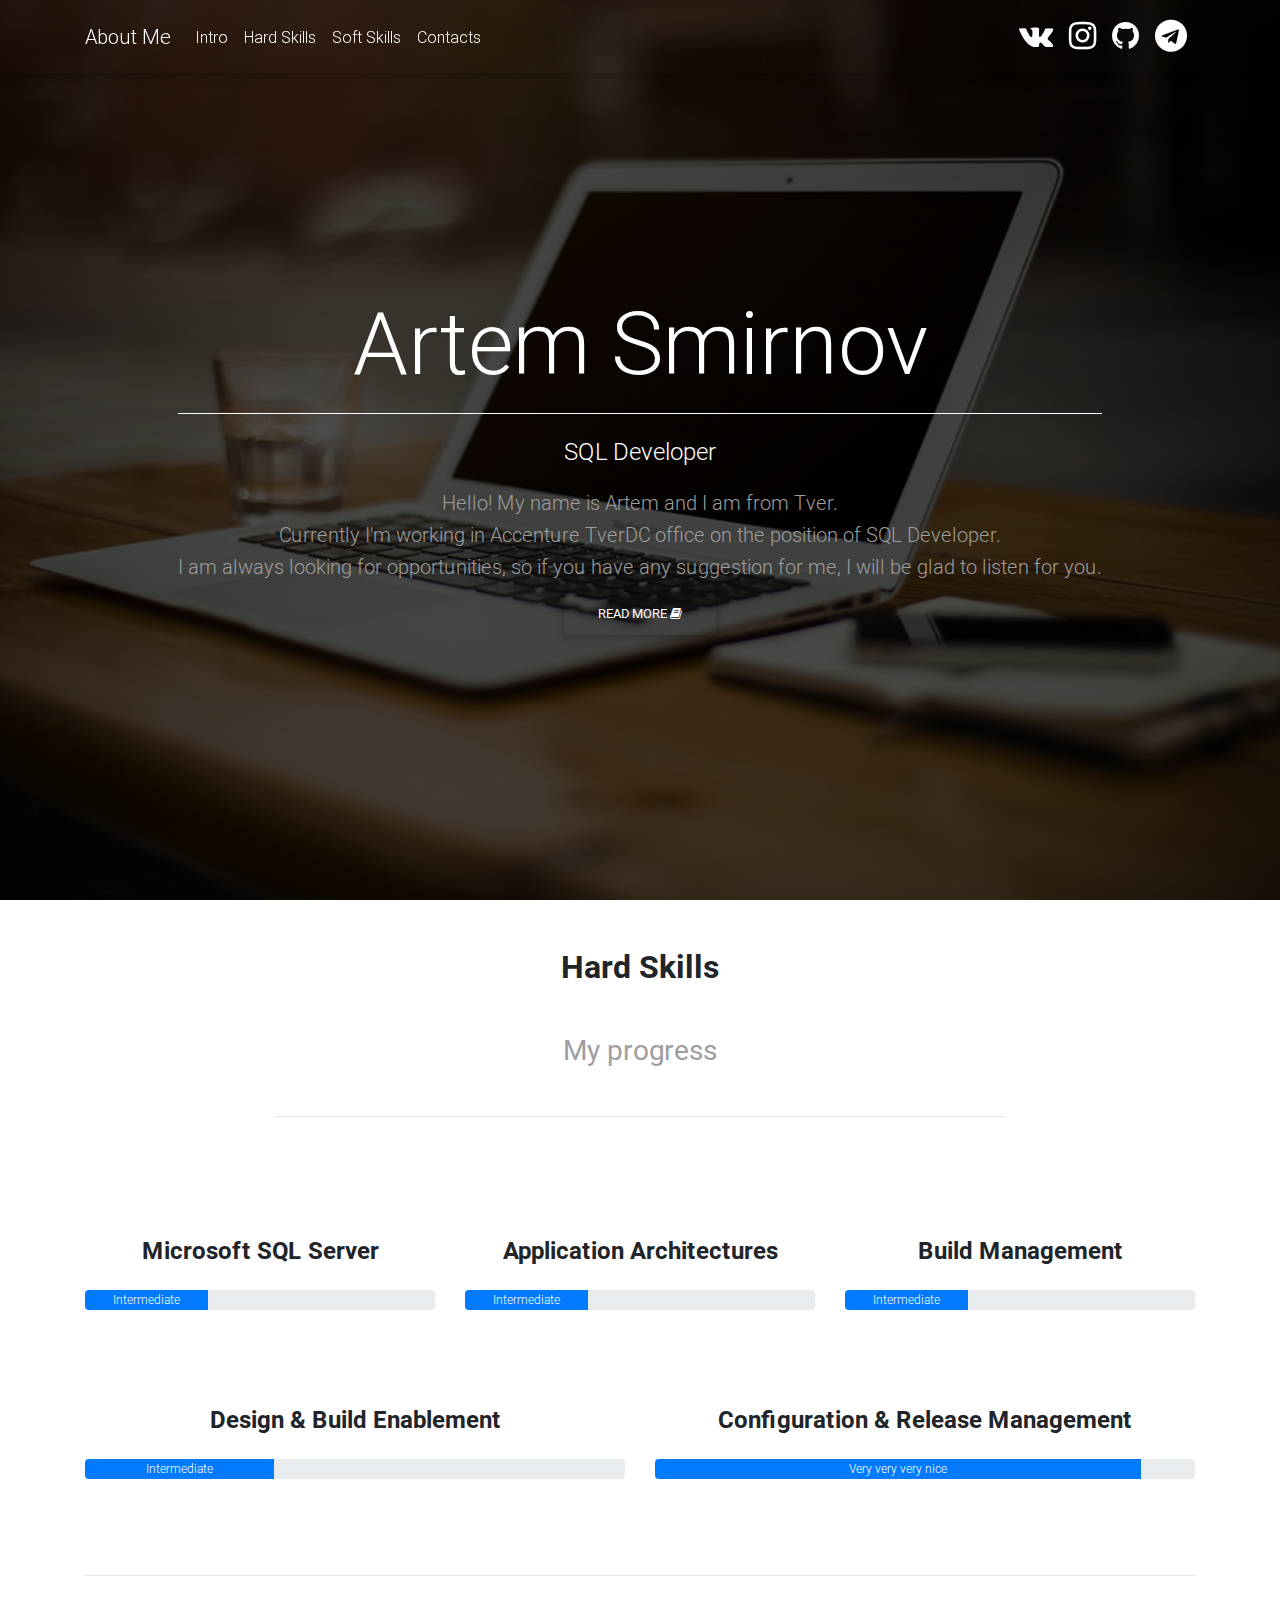
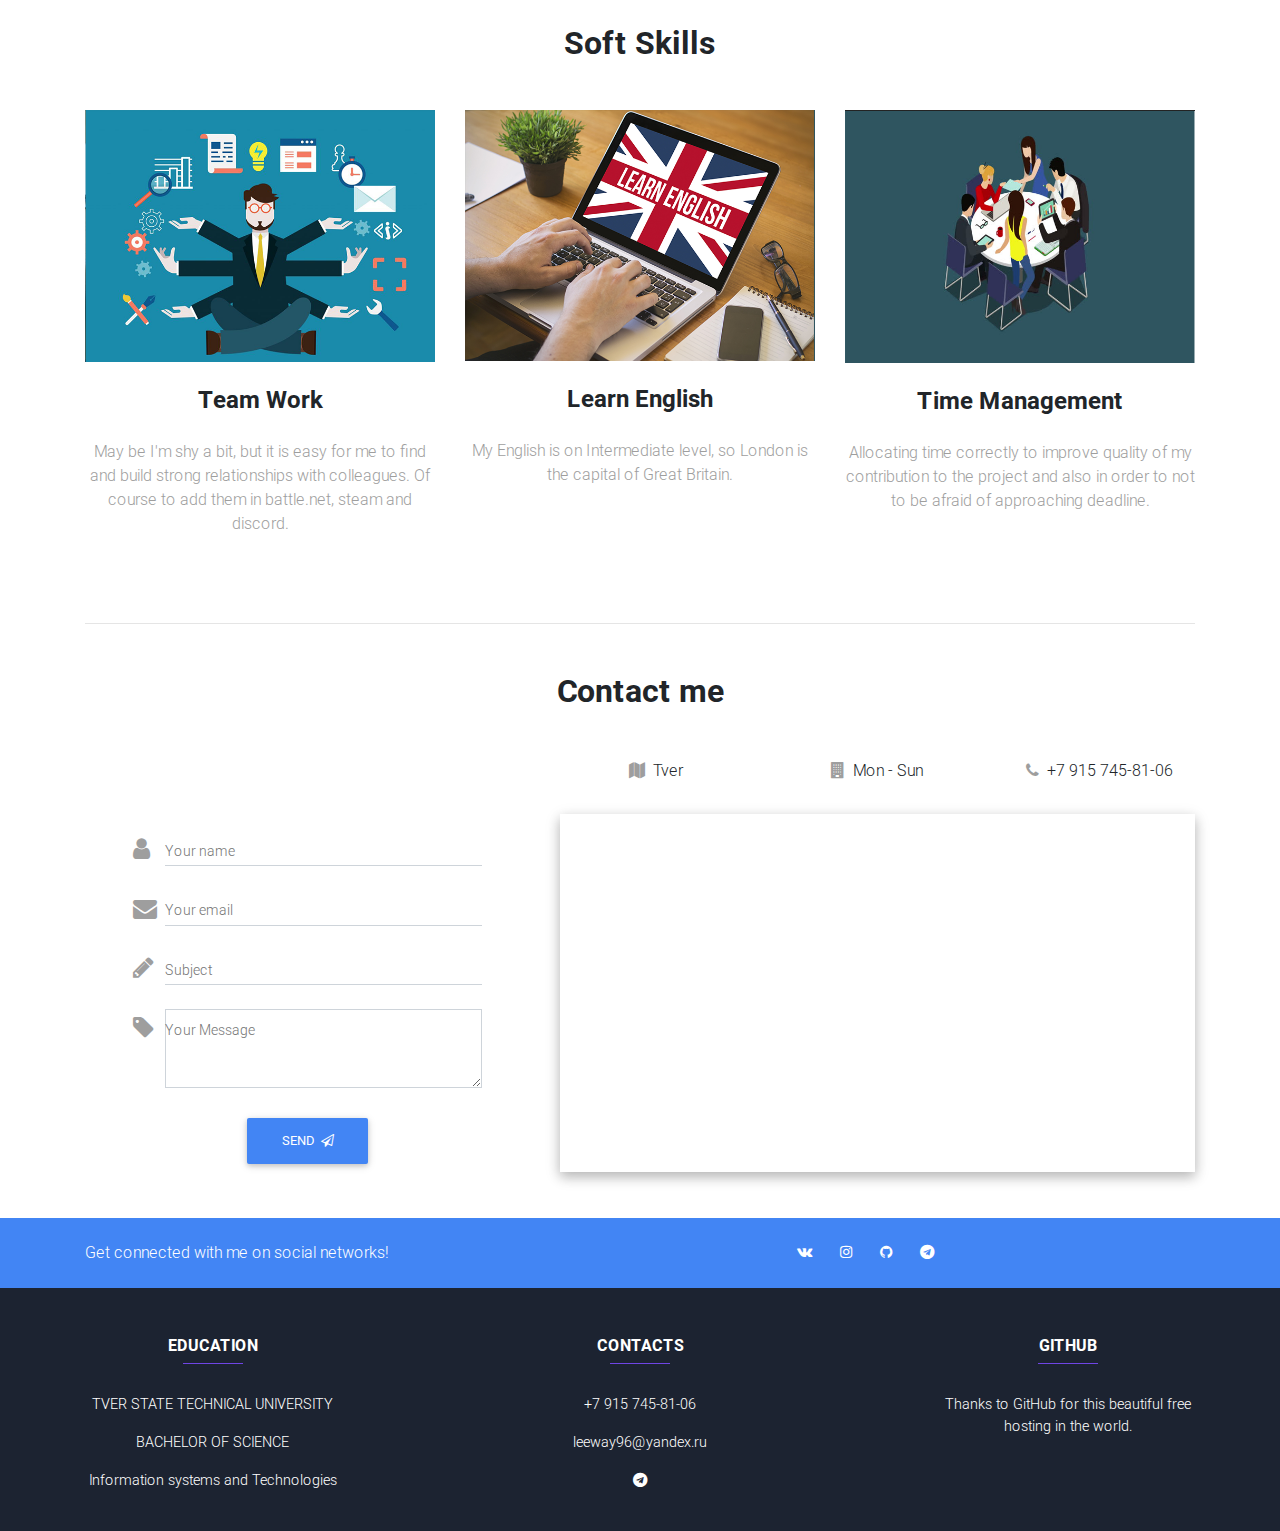
<file: index.html>
<!DOCTYPE html>
<html lang="en">

<head>
  <meta charset="utf-8">
  <meta name="viewport" content="width=device-width, initial-scale=1, shrink-to-fit=no">
  <meta http-equiv="x-ua-compatible" content="ie=edge">
  <title>Resume</title>
  <!-- Font Awesome -->
  <link rel="stylesheet" href="https://maxcdn.bootstrapcdn.com/font-awesome/4.7.0/css/font-awesome.min.css">
  <!-- Bootstrap core CSS -->
  <link href="css/bootstrap.min.css" rel="stylesheet">
  <!-- Material Design Bootstrap -->
  <link href="css/mdb.min.css" rel="stylesheet">
  <!-- Your custom styles (optional) -->
  <link href="css/style.css" rel="stylesheet">
  <link rel="shortcut icon" href="img/icon.jpg" type="img/jpg">

  
</head>

<body>

<header>
    <nav class="navbar navbar-expand-lg navbar-dark fixed-top scrolling-navbar">
      <div class="container">
        <a href="#" class="navbar-brand">About Me</a>
        <button class="navbar-toggler" type="button" data-toggle="collapse" data-target="#basicExampleNav" aria-controls="basicExampleNav" aria-expanded="false" aria-label="Toggle Navigation">
      <span class="navbar-toggler-icon"></span>
        </button>
        <div class="collapse navbar-collapse" id="basicExampleNav">
            <ul class="navbar-nav mr-auto smooth-scroll">
              <li class="nav-item">
                <a href="#intro" class="nav-link waves-effect waves-light">Intro</a>
              </li>
              <li class="nav-item">
                <a href="#hardskills" class="nav-link waves-effect waves-light">Hard Skills</a>
              </li>
              <li class="nav-item">
                <a href="#softskills" class="nav-link waves-effect waves-light">Soft Skills</a>
              </li>
              <li class="nav-item">
                <a href="#contacts" class="nav-link waves-effect waves-light">Contacts</a>
              </li>
            </ul>
            <ul class="navbar-nav nav-flex-icons">
              <li class="nav-item">
                <a href="https://vk.com/phalphez" target="_blank" class="nav-link waves-effect waves-light">
                  <i class="fa fa-vk fa-2x" aria-hidden="true"> </i>
                </a>
              </li>
              <li class="nav-item">
                <a href="https://www.instagram.com/silent.rem/" target="_blank" class="nav-link waves-effect waves-light">
                  <i class="fa fa-instagram fa-2x" aria-hidden="true"> </i>
                </a>
              </li>
              <li class="nav-item">
                <a href="https://github.com/ArtAndSmirnov" target="_blank" class="nav-link waves-effect waves-light">
                  <i class="fa fa-github fa-2x" aria-hidden="true"> </i>
                </a>
              </li>
              <li class="nav-item">
                <a href="https://t.me/artandsmirnov" target="_blank" class="nav-link waves-effect waves-light">
                  <i class="fa fa-telegram fa-2x" aria-hidden="true"></i>
                </a>
              </li>
            </ul>
        </div>
      
      </div>
    </nav>

    <div id="intro" class="view">
      <div class="mask rgba-black-strong">
        <div class="container-fluid d-flex align-items-center justify-content-center h-100">
          <div class="row d-flex justify-content-center text-center">
            <div class="col-md-13">
              <h2 class="display-2 font white-text pt-5 mb-2">
                Artem Smirnov
              </h2>
              <hr class="hr-light">
              <h4 class="white-text my-4">SQL Developer</h4>
              <h5 class="grey-text my-2">Hello! My name is Artem and I am from Tver.</h5>
              <h5 class="grey-text my-2">Currently I'm working in Accenture TverDC office on the position of SQL Developer.</h5>
              <h5 class="grey-text my-2">I am always looking for opportunities, so if you have any suggestion for me, I will be glad to listen for you.</h5>
              <p><a href="https://docs.google.com/document/d/1_JWEeY3-EDjEOjXDfbsKD-1eFDr7KM-aM-xsj6r7WwU/edit?usp=sharing" target="_blank" class="btn btn-outline-while waves-effect waves-light" >Read More <i class="fa fa-book"></i></a>
            </div>
          </div>
        </div>
      </div>
    </div>
</header>

<main class="mt-5">
  <div class="container">
    <section id="hardskills" class="text-center">
      <h2 class="mb-5 font-weight-bold">Hard Skills</h2>
      <div class="row d-flex justify-content-center mb-4">
        <div class="col-md-8">
          <h3 class="grey-text">
            <strong>My progress</strong>
          </h3>
          <hr class="my-5">
        </div>
      </div>
      <div class="row">
        <div class="col-md-4 mb-5">
          <i class="fa fa-sql fa-4x grey-text"></i>
          <h4 class="my-4 font-weight-bold">Microsoft SQL Server</h4>
          <div class="progress md-progress" style="height: 20px">
            <div class="progress-bar" role="progressbar" style="width: 35%; height: 20px" aria-valuenow="25" aria-valuemin="0" aria-valuemax="100">Intermediate</div>
        </div>
        </div>
        <div class="col-md-4 mb-5">
          <i class="fa fa-sql fa-4x grey-text"></i>
          <h4 class="my-4 font-weight-bold">Application Architectures</h4>
          <div class="progress md-progress" style="height: 20px">
            <div class="progress-bar" role="progressbar" style="width: 35%; height: 20px" aria-valuenow="25" aria-valuemin="0" aria-valuemax="100">Intermediate</div>
        </div>
        </div>
        <div class="col-md-4 mb-5">
          <i class="fa fa-sql fa-4x grey-text"></i>
          <h4 class="my-4 font-weight-bold">Build Management</h4>
          <div class="progress md-progress" style="height: 20px">
            <div class="progress-bar" role="progressbar" style="width: 35%; height: 20px" aria-valuenow="25" aria-valuemin="0" aria-valuemax="100">Intermediate</div>
        </div>
        </div>
        <div class="col-md-6 mb-5">
          <i class="fa fa-sql fa-4x grey-text"></i>
          <h4 class="my-4 font-weight-bold">Design & Build Enablement</h4>
          <div class="progress md-progress" style="height: 20px">
            <div class="progress-bar" role="progressbar" style="width: 35%; height: 20px" aria-valuenow="25" aria-valuemin="0" aria-valuemax="100">Intermediate</div>
        </div>
        </div>
        <div class="col-md-6 mb-5">
          <i class="fa fa-sql fa-4x grey-text"></i>
          <h4 class="my-4 font-weight-bold">Configuration & Release Management</h4>
          <div class="progress md-progress" style="height: 20px">
            <div class="progress-bar" role="progressbar" style="width: 90%; height: 20px" aria-valuenow="25" aria-valuemin="0" aria-valuemax="100">Very very very nice</div>
        </div>
        </div>
      </div>
    </section>

    <hr class="my-5">

    <section id="softskills" class="text-center">
      <h2 class="mb-5 font-weight-bold">Soft Skills</h2>
      <div class="row">
        <div class="col-lg-4 col-md-12 mb-4">
          <div class="view overlay zoom">
            <img src="img/Screenshot_1.jpg" alt="" class="img-fluid">
            <div class="mask flex-center"></div>
          </div>
          <h4 class="my-4 font-weight-bold">Team Work</h4>
          <p class="grey-text">
            May be I'm shy a bit, but it is easy for me to find and build strong relationships with colleagues. Of course to add them in battle.net, steam and discord.
          </p>
        </div>
        <div class="col-lg-4 col-md-6 mb-4">
          <div class="view overlay zoom">
            <img src="img/Screenshot_2.jpg" alt="" class="img-fluid">
            <div class="mask flex-center"></div>
          </div>
          <h4 class="my-4 font-weight-bold">Learn English</h4>
          <p class="grey-text">
            My English is on Intermediate level, so London is the capital of Great Britain.
          </p>
        </div>
        <div class="col-lg-4 col-md-6 mb-4">
          <div class="view overlay zoom">
            <img src="img/Screenshot_3.jpg" alt="" class="img-fluid">
            <div class="mask flex-center"></div>
          </div>
          <h4 class="my-4 font-weight-bold">Time Management</h4>
          <p class="grey-text">
             Allocating time correctly to improve quality of my contribution to the project and also in order to not to be afraid of approaching deadline.
          </p>
        </div>
      </div>
    </section>
    <hr class="my-5">
    <section id="contacts">
      <h2 class="mb-5 font-weight-bold text-center">Contact me</h2>
      <div class="row">
        <div class="col-lg-5 col-md-12">
          <form  class="p-5">
            <div class="md-form form-sm">
              <i class="fa fa-user prefix grey-text"></i>
              <input type="text" id="form3" class="form-control form-control-sm">
              <label for="form3">Your name</label>
            </div>
            <div class="md-form form-sm">
              <i class="fa fa-envelope prefix grey-text"></i>
              <input type="text" id="form2" class="form-control form-control-sm">
              <label for="form3">Your email</label>
            </div>
            <div class="md-form form-sm">
              <i class="fa fa-pencil prefix grey-text"></i>
              <input type="text" id="form1" class="form-control form-control-sm">
              <label for="form3">Subject</label>
            </div>
            <div class="md-form form-sm">
              <i class="fa fa-tag prefix grey-text"></i>
              <textarea type="text" id="form0" class="md-textaria form-control form-control-sm" rows="3"></textarea>
              <label for="form3">Your Message</label>
            </div>
            <div class="text-center mt-4">
              <button class="btn btn-primary waves-effect waves-light">Send <i class="fa fa-paper-plane-o ml-1"></i></button>
            </div>
          </form>
        </div>
        <div class="col-lg-7 col-md-12">
          <div class="row text-center">
            <div class="col-lg-4 col-md-12 mb-3">
              <p><i class="fa fa-map fa-1x mr-2 grey-text"></i>Tver</p>
            </div>
            <div class="col-lg-4 col-md-6 mb-3">
              <p><i class="fa fa-building fa-1x mr-2 grey-text"></i>Mon - Sun</p>
            </div>
            <div class="col-lg-4 col-md-6 mb-3">
              <p><i class="fa fa-phone fa-1x mr-2 grey-text"></i>+7 915 745-81-06</p>
            </div>
          </div>
          <!--Google map-->
            <div id="map-container-google-1" class="z-depth-1-half map-container" style="height: 300px">
              <iframe src="https://maps.google.com/maps?q=tver&t=&z=13&ie=UTF8&iwloc=&output=embed" frameborder="0"
                style="border:0" allowfullscreen></iframe>
          </div>
          <!--Google Maps-->
        </div>
      </div>
    </section>
  </div>
</main>

<footer class="page-footer font-small unique-color-dark pt-0">
  <div class="primary-color">
    <div class="container">
      <div class="row py-4 d-flex align-items-center">
        <div class="col-md col-lg-5 text-center text-md-left mb-0 mb-mb-0">
          <h6 class="mb-0 white-text">Get connected with me on social networks!</h6>
        </div>
        <div class="col-mb-6 col-lg-7 text-center text-mb-right">
          <a href="https://vk.com/phalphez" target="_blank" class="fb-ic ml-0">
            <i class="fa fa-vk white-text mr-4"></i>
          </a>
          <a href="https://www.instagram.com/silent.rem/" target="_blank" class="fb-ic ml-0">
            <i class="fa fa-instagram white-text mr-4"></i>
          </a>
          <a href="https://github.com/ArtAndSmirnov" target="_blank" class="fb-ic ml-0">
            <i class="fa fa-github white-text mr-4"></i>
          </a>
          <a href="https://t.me/artandsmirnov" target="_blank" class="fb-ic ml-0">
            <i class="fa fa-telegram white-text mr-4"></i>
          </a>
        </div>
        
      </div>
    </div>
  </div>

  <div class="container mt-5 mb-4 text-center text-mb-left">
    <div class="row mt-3">
      <div class="col-md-3 col-lg-4 col-xl-3 mb-4">
        <h6 class="text-uppercase font-weight-bold"><strong>Education</strong></h6>
        <hr class="deep-purple accent-2 mb-4 mt-0 d-inline-block mx-auto" style="width:60px;">
        <p>TVER STATE TECHNICAL UNIVERSITY</p>
        <p>BACHELOR OF SCIENCE</p> 
        <p>Information systems and Technologies</p>
      </div>
      <div class="col-md-2 col-lg-2 col-xl-2 mx-auto mb-4">
        <h6 class="text-uppercase font-weight-bold"><strong>Contacts</strong></h6>
        <hr class="deep-purple accent-2 mb-4 mt-0 d-inline-block mx-auto" style="width:60px;">
        <p>+7 915 745-81-06</p>
        <p>leeway96@yandex.ru</p>
        <p> <a href="https://t.me/artandsmirnov" target="_blank" class="fb-ic ml-0"><i class="fa fa-telegram"></i></a></p>
      </div>
      <div class="col-md-3 col-lg-4 col-xl-3 mb-4">
        <h6 class="text-uppercase font-weight-bold"><strong>GitHub</strong></h6>
        <hr class="deep-purple accent-2 mb-4 mt-0 d-inline-block mx-auto" style="width:60px;">
        <p>Thanks to GitHub for this beautiful free hosting in the world.</p>
      </div>
    </div>
  </div>
</footer>

  <!-- SCRIPTS -->
  <!-- JQuery -->
  <script type="text/javascript" src="js/jquery-3.3.1.min.js"></script>
  <!-- Bootstrap tooltips -->
  <script type="text/javascript" src="js/popper.min.js"></script>
  <!-- Bootstrap core JavaScript -->
  <script type="text/javascript" src="js/bootstrap.min.js"></script>
  <!-- MDB core JavaScript -->
  <script type="text/javascript" src="js/mdb.js"></script>

</body>

</html>
</file>
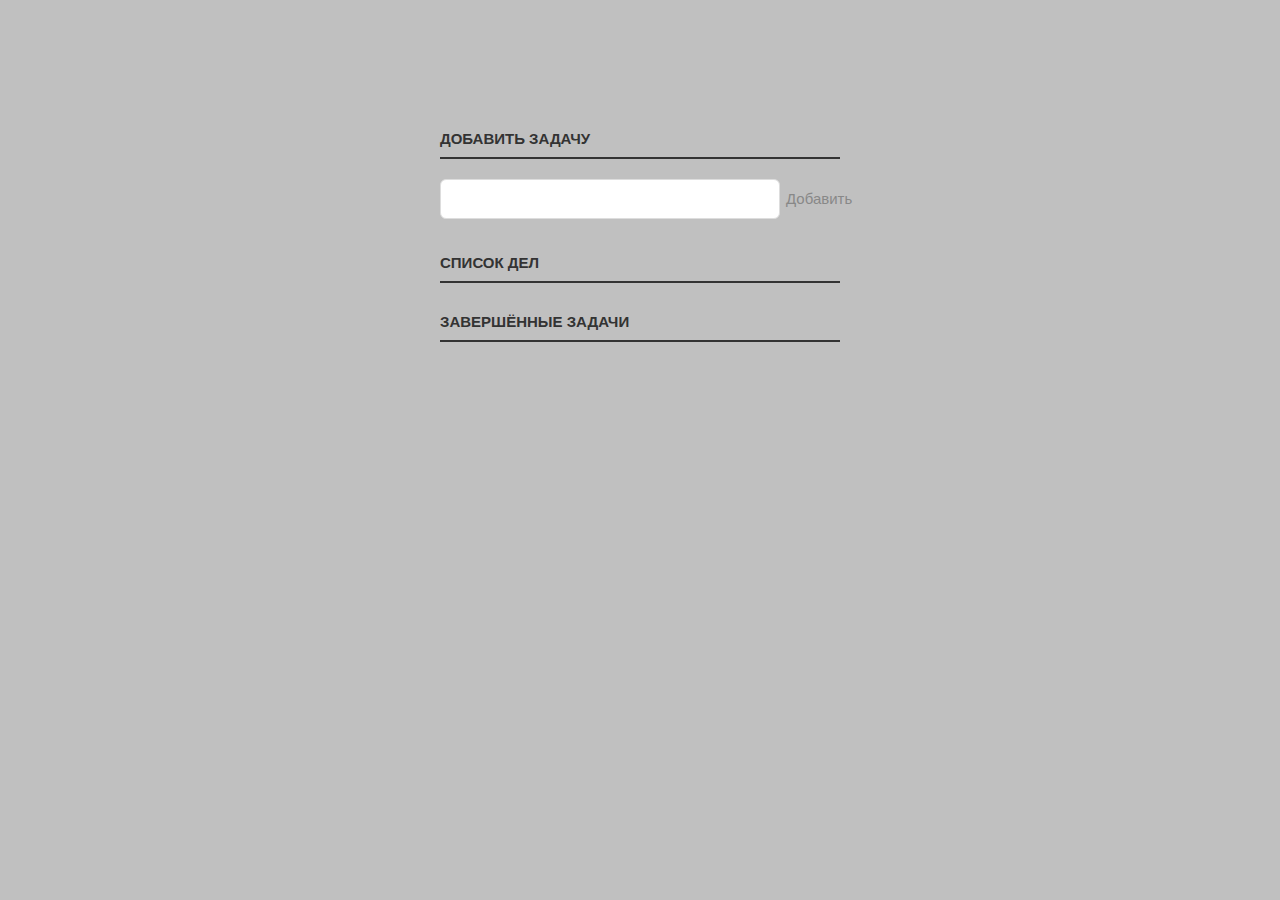
<file: todo/index.html>
<!DOCTYPE html>
<html lang="ru">
    <head>
        <meta charset="utf-8">
        <meta name="viewport" content="width=device-width, initial-scale=1.0">
        <meta http-equiv="X-UA-Compatible" content="ie=edge">
        <link rel="stylesheet" href="css/main.css">
        <title>ToDoList</title>
    </head>
    <body>
        <div class="container">
            <p>
              <label for="new-task">Добавить задачу</label><input id="new-task" type="text"><button>Добавить</button>
            </p>
            
            <h3>Список дел</h3>
            <ul id="incomplete-tasks">
             
            </ul>
            
            <h3>Завершённые задачи</h3>
            <ul id="completed-tasks">
             
            </ul>
          </div>
        <script src="js/main.js"></script>
    </body>
</html>
</file>
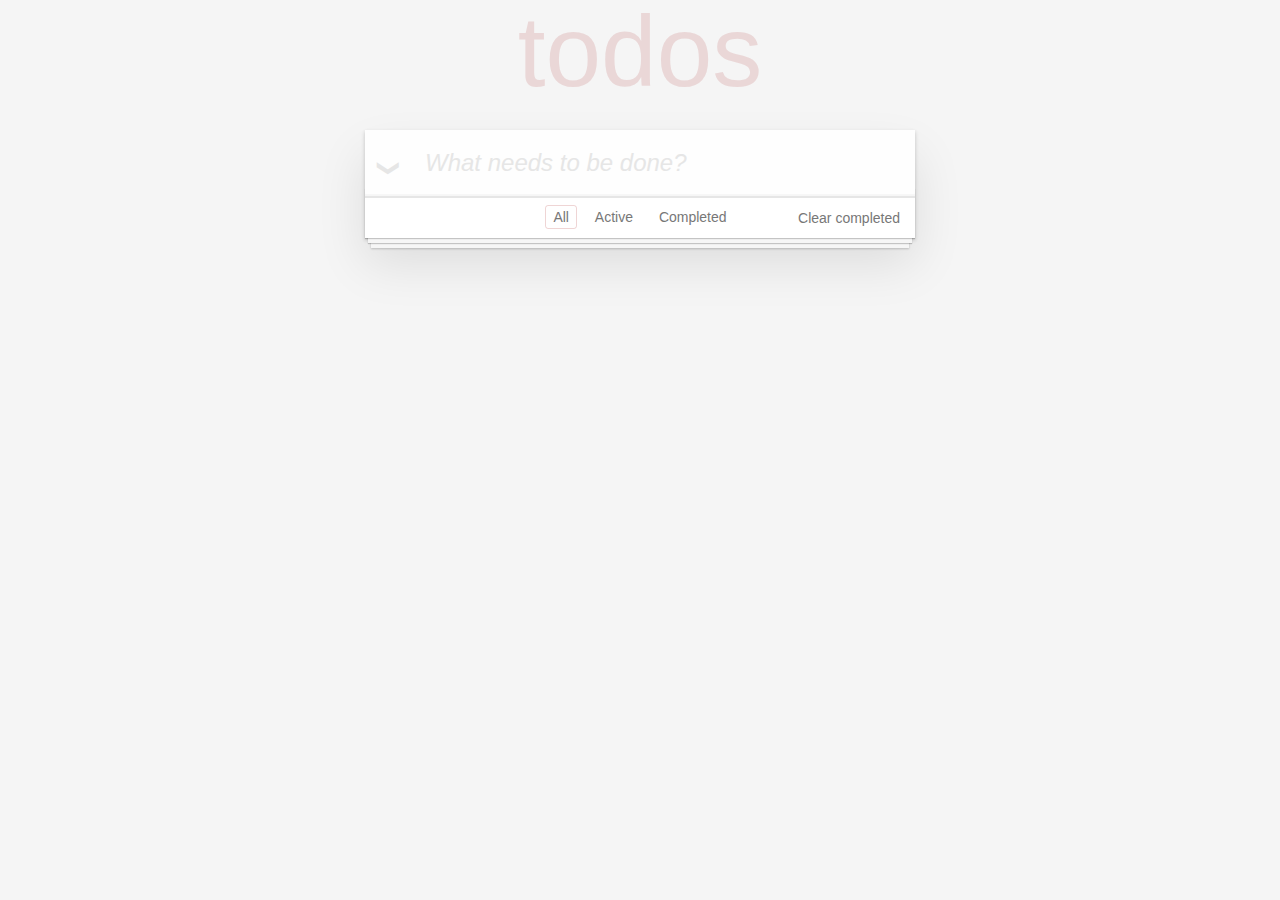
<file: todolist/index.html>
<!doctype html>
<html lang="en" data-framework="javascript">
	<head>
		<meta charset="utf-8">
		<title>VanillaJS • TodoMVC</title>
		<link rel="stylesheet" href="css/style.css">
	</head>
	<body>
		<section class="todoapp">
			<header class="header">
				<h1>todos</h1>
				<input class="new-todo" placeholder="What needs to be done?" autofocus>
			</header>
			<section class="main">
				<input id="toggle-all" class="toggle-all" type="checkbox">
				<label for="toggle-all">Mark all as complete</label>
				<ul class="todo-list"></ul>
			</section>
			<footer class="footer">
				<span class="todo-count"></span>
				<ul class="filters">
					<li>
						<a href="#/" class="selected">All</a>
					</li>
					<li>
						<a href="#/active">Active</a>
					</li>
					<li>
						<a href="#/completed">Completed</a>
					</li>
				</ul>
				<button class="clear-completed">Clear completed</button>
			</footer>
		</section>

	</body>
</html>
</file>
<file: css/style.css>
html,body,header, #intro {
    height: 100%;
}

#intro {
    background: url(../img/photo.jpg) no-repeat center center fixed;
    -webkit-background-size: cover;
    background-size: cover;
}

.top-nav-collapse{
    background-color: #24355C;
}

@media (max-width: 768px) {
    .navbar:not(.top-nav-collapse){
        background: #24355C;
    }
}

.map-container{
    overflow:hidden;
    padding-bottom:56.25%;
    position:relative;
    height:0;
    }
    .map-container iframe{
    left:0;
    top:0;
    height:100%;
    width:100%;
    position:absolute;
    }
</file>
<file: todo/css/main.css>
body {
    background: silver;
    color: #333;
    font-family: Lato, sans-serif;
  }
  .container {
    display: block;
    width: 400px;
    margin: 100px auto 0;
  }
  ul {
    margin: 0;
    padding: 0;
  }
  li * {
    float: left;
  }
  li, h3 {
    clear:both;
    list-style:none;
  }
  input, button {
    outline: none;
  }
  button {
    background: none;
    border: 0px;
    color: #888;
    font-size: 15px;
    width: 60px;
    margin: 10px 0 0;
    font-family: Lato, sans-serif;
    cursor: pointer;
  }
  button:hover {
    color: #333;
  }
  /* Heading */
  h3,
  label[for='new-task'] {
    color: #333;
    font-weight: 700;
    font-size: 15px;
    border-bottom: 2px solid #333;
    padding: 30px 0 10px;
    margin: 0;
    text-transform: uppercase;
  }
  input[type="text"] {
    margin: 0;
    font-size: 18px;
    line-height: 18px;
    height: 18px;
    padding: 10px;
    border: 1px solid #ddd;
    background: #fff;
    border-radius: 6px;
    font-family: Lato, sans-serif;
    color: #888;
  }
  input[type="text"]:focus {
    color: #333;
  }
  
  /* New Task */
  label[for='new-task'] {
    display: block;
    margin: 0 0 20px;
  }
  input#new-task {
    float: left;
    width: 318px;
  }
  p > button:hover {
    color: #0FC57C;
  }
  
  /* Task list */
  li {
    overflow: hidden;
    padding: 20px 0;
    border-bottom: 1px solid #eee;
  }
  li > input[type="checkbox"] {
    margin: 0 10px;
    position: relative;
    top: 15px;
  }
  li > label {
    font-size: 18px;
    line-height: 40px;
    width: 237px;
    padding: 0 0 0 11px;
  }
  li >  input[type="text"] {
    width: 226px;
  }
  li > .delete:hover {
    color: #CF2323;
  }
  
  /* Completed */
  #completed-tasks label {
    text-decoration: line-through;
    color: #888;
  }
  
  /* Edit Task */
  ul li input[type=text] {
    display:none;
  }
  
  ul li.editMode input[type=text] {
    display:block;
  }
  
  ul li.editMode label {
    display:none;
  }
</file>
<file: todolist/css/style.css>
hr {
	margin: 20px 0;
	border: 0;
	border-top: 1px dashed #c5c5c5;
	border-bottom: 1px dashed #f7f7f7;
}

.learn a {
	font-weight: normal;
	text-decoration: none;
	color: #b83f45;
}

.learn a:hover {
	text-decoration: underline;
	color: #787e7e;
}

.learn h3,
.learn h4,
.learn h5 {
	margin: 10px 0;
	font-weight: 500;
	line-height: 1.2;
	color: #000;
}

.learn h3 {
	font-size: 24px;
}

.learn h4 {
	font-size: 18px;
}

.learn h5 {
	margin-bottom: 0;
	font-size: 14px;
}

.learn ul {
	padding: 0;
	margin: 0 0 30px 25px;
}

.learn li {
	line-height: 20px;
}

.learn p {
	font-size: 15px;
	font-weight: 300;
	line-height: 1.3;
	margin-top: 0;
	margin-bottom: 0;
}

#issue-count {
	display: none;
}

.quote {
	border: none;
	margin: 20px 0 60px 0;
}

.quote p {
	font-style: italic;
}

.quote p:before {
	content: '“';
	font-size: 50px;
	opacity: .15;
	position: absolute;
	top: -20px;
	left: 3px;
}

.quote p:after {
	content: '”';
	font-size: 50px;
	opacity: .15;
	position: absolute;
	bottom: -42px;
	right: 3px;
}

.quote footer {
	position: absolute;
	bottom: -40px;
	right: 0;
}

.quote footer img {
	border-radius: 3px;
}

.quote footer a {
	margin-left: 5px;
	vertical-align: middle;
}

.speech-bubble {
	position: relative;
	padding: 10px;
	background: rgba(0, 0, 0, .04);
	border-radius: 5px;
}

.speech-bubble:after {
	content: '';
	position: absolute;
	top: 100%;
	right: 30px;
	border: 13px solid transparent;
	border-top-color: rgba(0, 0, 0, .04);
}

.learn-bar > .learn {
	position: absolute;
	width: 272px;
	top: 8px;
	left: -300px;
	padding: 10px;
	border-radius: 5px;
	background-color: rgba(255, 255, 255, .6);
	transition-property: left;
	transition-duration: 500ms;
}

@media (min-width: 899px) {
	.learn-bar {
		width: auto;
		padding-left: 300px;
	}

	.learn-bar > .learn {
		left: 8px;
	}
}

html,
body {
	margin: 0;
	padding: 0;
}

button {
	margin: 0;
	padding: 0;
	border: 0;
	background: none;
	font-size: 100%;
	vertical-align: baseline;
	font-family: inherit;
	font-weight: inherit;
	color: inherit;
	-webkit-appearance: none;
	appearance: none;
	-webkit-font-smoothing: antialiased;
	-moz-osx-font-smoothing: grayscale;
}

body {
	font: 14px 'Helvetica Neue', Helvetica, Arial, sans-serif;
	line-height: 1.4em;
	background: #f5f5f5;
	color: #4d4d4d;
	min-width: 230px;
	max-width: 550px;
	margin: 0 auto;
	-webkit-font-smoothing: antialiased;
	-moz-osx-font-smoothing: grayscale;
	font-weight: 300;
}

:focus {
	outline: 0;
}

.hidden {
	display: none;
}

.todoapp {
	background: #fff;
	margin: 130px 0 40px 0;
	position: relative;
	box-shadow: 0 2px 4px 0 rgba(0, 0, 0, 0.2),
	            0 25px 50px 0 rgba(0, 0, 0, 0.1);
}

.todoapp input::-webkit-input-placeholder {
	font-style: italic;
	font-weight: 300;
	color: #e6e6e6;
}

.todoapp input::-moz-placeholder {
	font-style: italic;
	font-weight: 300;
	color: #e6e6e6;
}

.todoapp input::input-placeholder {
	font-style: italic;
	font-weight: 300;
	color: #e6e6e6;
}

.todoapp h1 {
	position: absolute;
	top: -155px;
	width: 100%;
	font-size: 100px;
	font-weight: 100;
	text-align: center;
	color: rgba(175, 47, 47, 0.15);
	-webkit-text-rendering: optimizeLegibility;
	-moz-text-rendering: optimizeLegibility;
	text-rendering: optimizeLegibility;
}

.new-todo,
.edit {
	position: relative;
	margin: 0;
	width: 100%;
	font-size: 24px;
	font-family: inherit;
	font-weight: inherit;
	line-height: 1.4em;
	border: 0;
	color: inherit;
	padding: 6px;
	border: 1px solid #999;
	box-shadow: inset 0 -1px 5px 0 rgba(0, 0, 0, 0.2);
	box-sizing: border-box;
	-webkit-font-smoothing: antialiased;
	-moz-osx-font-smoothing: grayscale;
}

.new-todo {
	padding: 16px 16px 16px 60px;
	border: none;
	background: rgba(0, 0, 0, 0.003);
	box-shadow: inset 0 -2px 1px rgba(0,0,0,0.03);
}

.main {
	position: relative;
	z-index: 2;
	border-top: 1px solid #e6e6e6;
}

.toggle-all {
	width: 1px;
	height: 1px;
	border: none; /* Mobile Safari */
	opacity: 0;
	position: absolute;
	right: 100%;
	bottom: 100%;
}

.toggle-all + label {
	width: 60px;
	height: 34px;
	font-size: 0;
	position: absolute;
	top: -52px;
	left: -13px;
	-webkit-transform: rotate(90deg);
	transform: rotate(90deg);
}

.toggle-all + label:before {
	content: '❯';
	font-size: 22px;
	color: #e6e6e6;
	padding: 10px 27px 10px 27px;
}

.toggle-all:checked + label:before {
	color: #737373;
}

.todo-list {
	margin: 0;
	padding: 0;
	list-style: none;
}

.todo-list li {
	position: relative;
	font-size: 24px;
	border-bottom: 1px solid #ededed;
}

.todo-list li:last-child {
	border-bottom: none;
}

.todo-list li.editing {
	border-bottom: none;
	padding: 0;
}

.todo-list li.editing .edit {
	display: block;
	width: 506px;
	padding: 12px 16px;
	margin: 0 0 0 43px;
}

.todo-list li.editing .view {
	display: none;
}

.todo-list li .toggle {
	text-align: center;
	width: 40px;
	height: auto;
	position: absolute;
	top: 0;
	bottom: 0;
	margin: auto 0;
	border: none; /* Mobile Safari */
	-webkit-appearance: none;
	appearance: none;
}

.todo-list li .toggle {
	opacity: 0;
}

.todo-list li .toggle + label {
	background-image: url('data:image/svg+xml;utf8,%3Csvg%20xmlns%3D%22http%3A//www.w3.org/2000/svg%22%20width%3D%2240%22%20height%3D%2240%22%20viewBox%3D%22-10%20-18%20100%20135%22%3E%3Ccircle%20cx%3D%2250%22%20cy%3D%2250%22%20r%3D%2250%22%20fill%3D%22none%22%20stroke%3D%22%23ededed%22%20stroke-width%3D%223%22/%3E%3C/svg%3E');
	background-repeat: no-repeat;
	background-position: center left;
}

.todo-list li .toggle:checked + label {
	background-image: url('data:image/svg+xml;utf8,%3Csvg%20xmlns%3D%22http%3A//www.w3.org/2000/svg%22%20width%3D%2240%22%20height%3D%2240%22%20viewBox%3D%22-10%20-18%20100%20135%22%3E%3Ccircle%20cx%3D%2250%22%20cy%3D%2250%22%20r%3D%2250%22%20fill%3D%22none%22%20stroke%3D%22%23bddad5%22%20stroke-width%3D%223%22/%3E%3Cpath%20fill%3D%22%235dc2af%22%20d%3D%22M72%2025L42%2071%2027%2056l-4%204%2020%2020%2034-52z%22/%3E%3C/svg%3E');
}

.todo-list li label {
	word-break: break-all;
	padding: 15px 15px 15px 60px;
	display: block;
	line-height: 1.2;
	transition: color 0.4s;
}

.todo-list li.completed label {
	color: #d9d9d9;
	text-decoration: line-through;
}

.todo-list li .destroy {
	display: none;
	position: absolute;
	top: 0;
	right: 10px;
	bottom: 0;
	width: 40px;
	height: 40px;
	margin: auto 0;
	font-size: 30px;
	color: #cc9a9a;
	margin-bottom: 11px;
	transition: color 0.2s ease-out;
}

.todo-list li .destroy:hover {
	color: #af5b5e;
}

.todo-list li .destroy:after {
	content: '×';
}

.todo-list li:hover .destroy {
	display: block;
}

.todo-list li .edit {
	display: none;
}

.todo-list li.editing:last-child {
	margin-bottom: -1px;
}

.footer {
	color: #777;
	padding: 10px 15px;
	height: 20px;
	text-align: center;
	border-top: 1px solid #e6e6e6;
}

.footer:before {
	content: '';
	position: absolute;
	right: 0;
	bottom: 0;
	left: 0;
	height: 50px;
	overflow: hidden;
	box-shadow: 0 1px 1px rgba(0, 0, 0, 0.2),
	            0 8px 0 -3px #f6f6f6,
	            0 9px 1px -3px rgba(0, 0, 0, 0.2),
	            0 16px 0 -6px #f6f6f6,
	            0 17px 2px -6px rgba(0, 0, 0, 0.2);
}

.todo-count {
	float: left;
	text-align: left;
}

.todo-count strong {
	font-weight: 300;
}

.filters {
	margin: 0;
	padding: 0;
	list-style: none;
	position: absolute;
	right: 0;
	left: 0;
}

.filters li {
	display: inline;
}

.filters li a {
	color: inherit;
	margin: 3px;
	padding: 3px 7px;
	text-decoration: none;
	border: 1px solid transparent;
	border-radius: 3px;
}

.filters li a:hover {
	border-color: rgba(175, 47, 47, 0.1);
}

.filters li a.selected {
	border-color: rgba(175, 47, 47, 0.2);
}

.clear-completed,
html .clear-completed:active {
	float: right;
	position: relative;
	line-height: 20px;
	text-decoration: none;
	cursor: pointer;
}

.clear-completed:hover {
	text-decoration: underline;
}

.info {
	margin: 65px auto 0;
	color: #bfbfbf;
	font-size: 10px;
	text-shadow: 0 1px 0 rgba(255, 255, 255, 0.5);
	text-align: center;
}

.info p {
	line-height: 1;
}

.info a {
	color: inherit;
	text-decoration: none;
	font-weight: 400;
}

.info a:hover {
	text-decoration: underline;
}

@media screen and (-webkit-min-device-pixel-ratio:0) {
	.toggle-all,
	.todo-list li .toggle {
		background: none;
	}

	.todo-list li .toggle {
		height: 40px;
	}
}

@media (max-width: 430px) {
	.footer {
		height: 50px;
	}

	.filters {
		bottom: 10px;
	}
}
</file>
